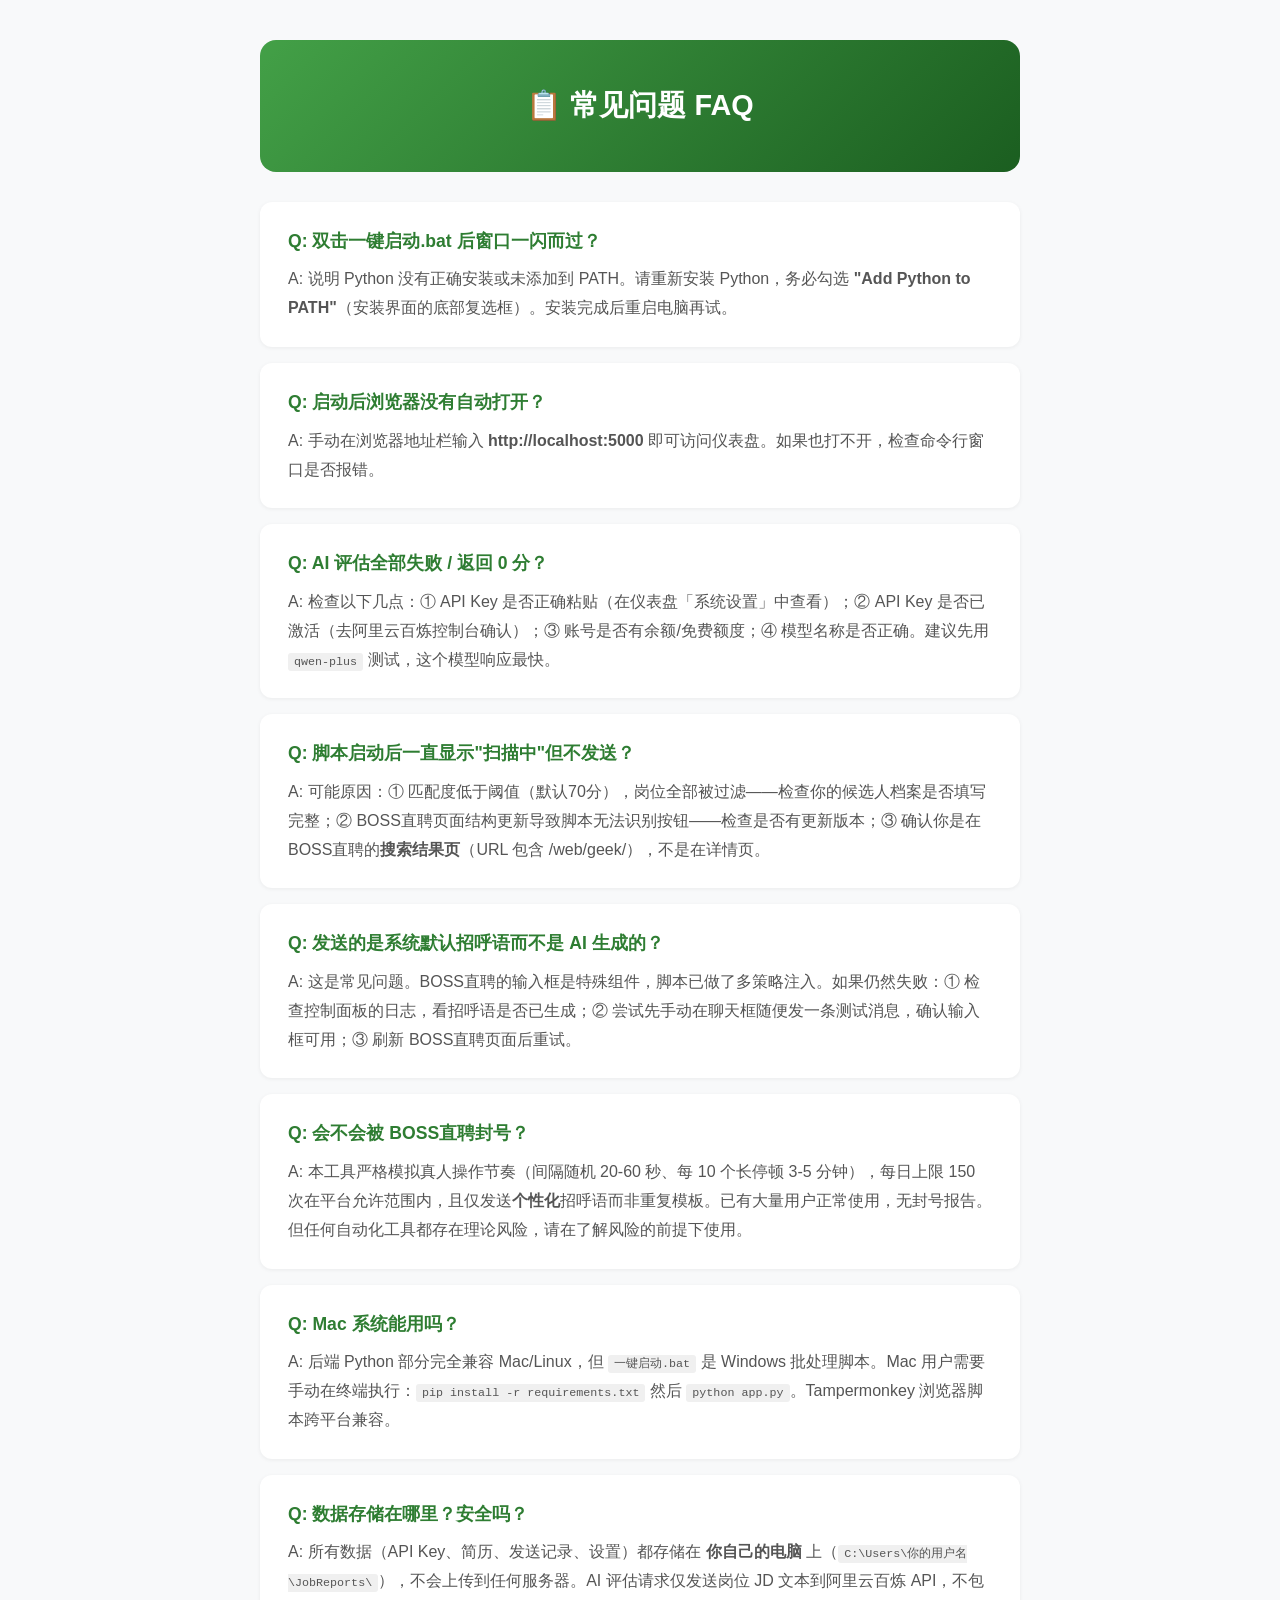
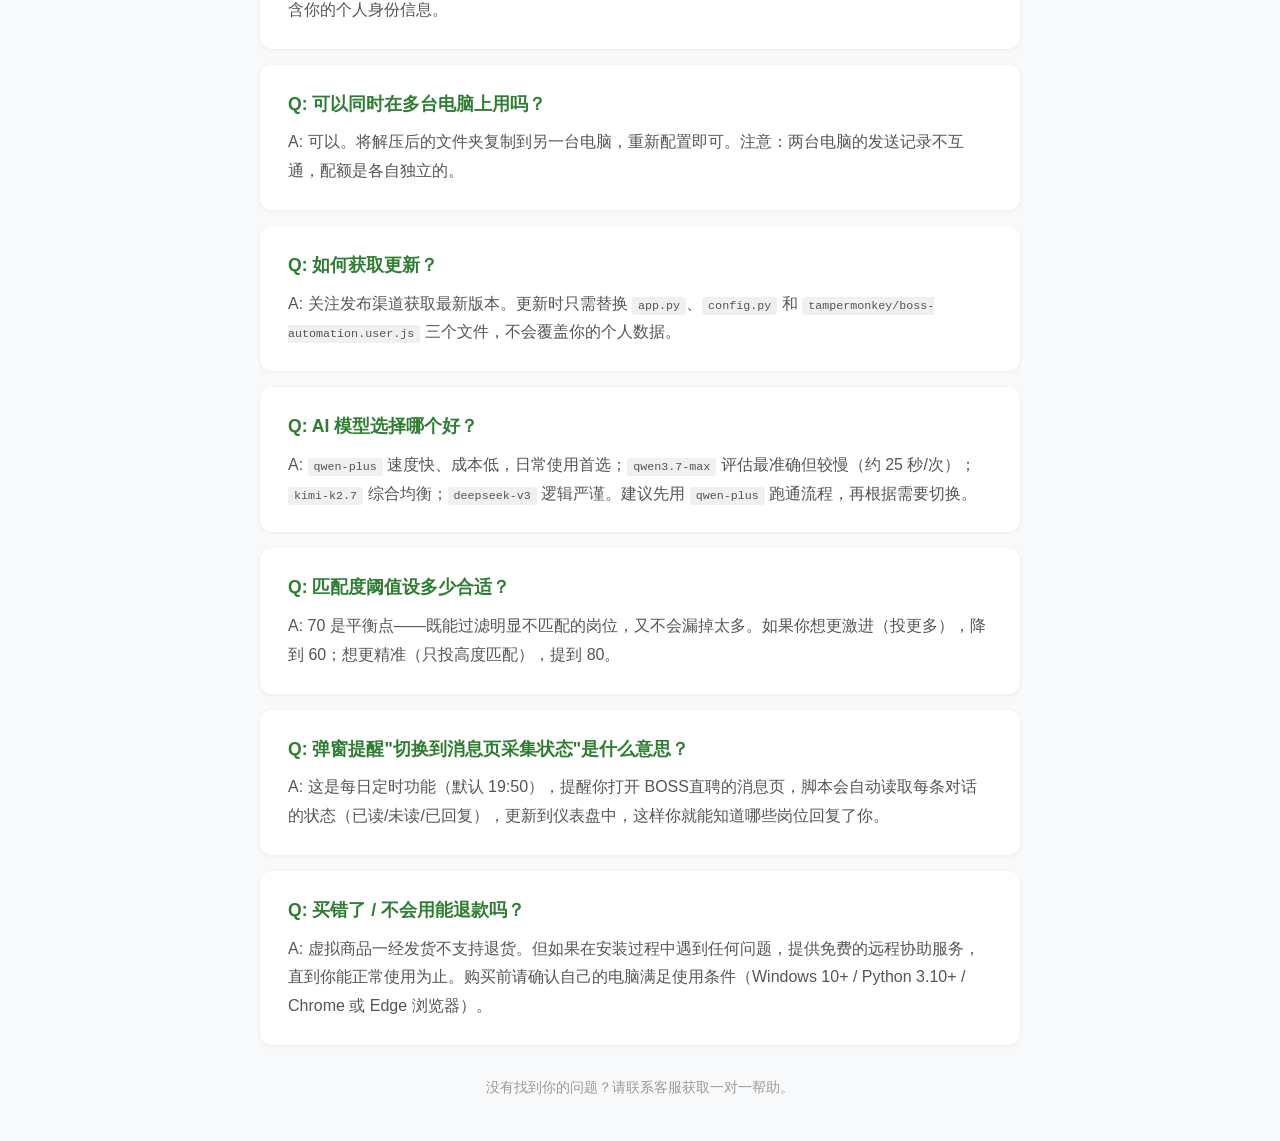
<file: 常见问题.html>
<!DOCTYPE html>
<html lang="zh-CN">
<head>
<meta charset="utf-8">
<meta name="viewport" content="width=device-width, initial-scale=1">
<title>求职自动化系统 - 常见问题</title>
<style>
  * { margin: 0; padding: 0; box-sizing: border-box; }
  body {
    font-family: -apple-system, "Microsoft YaHei", sans-serif;
    line-height: 1.8;
    color: #333;
    max-width: 800px;
    margin: 0 auto;
    padding: 40px 20px;
    background: #f8f9fa;
  }
  .header {
    text-align: center;
    padding: 40px 20px;
    background: linear-gradient(135deg, #43a047 0%, #1b5e20 100%);
    color: white;
    border-radius: 16px;
    margin-bottom: 30px;
  }
  .header h1 { font-size: 1.8em; }
  .qa {
    background: white;
    border-radius: 12px;
    padding: 24px 28px;
    margin-bottom: 16px;
    box-shadow: 0 1px 4px rgba(0,0,0,0.06);
  }
  .qa .q {
    font-size: 1.1em;
    font-weight: 700;
    color: #2e7d32;
    margin-bottom: 8px;
  }
  .qa .q::before { content: "Q: "; }
  .qa .a { color: #555; }
  .qa .a::before { content: "A: "; }
  code {
    background: #f0f0f0;
    padding: 2px 6px;
    border-radius: 3px;
    font-size: 0.9em;
  }
  a { color: #2e7d32; }
  .footer {
    text-align: center;
    color: #999;
    margin-top: 30px;
    font-size: 0.9em;
  }
</style>
</head>
<body>

<div class="header">
  <h1>📋 常见问题 FAQ</h1>
</div>

<div class="qa">
  <p class="q">双击一键启动.bat 后窗口一闪而过？</p>
  <p class="a">说明 Python 没有正确安装或未添加到 PATH。请重新安装 Python，务必勾选 <strong>"Add Python to PATH"</strong>（安装界面的底部复选框）。安装完成后重启电脑再试。</p>
</div>

<div class="qa">
  <p class="q">启动后浏览器没有自动打开？</p>
  <p class="a">手动在浏览器地址栏输入 <strong>http://localhost:5000</strong> 即可访问仪表盘。如果也打不开，检查命令行窗口是否报错。</p>
</div>

<div class="qa">
  <p class="q">AI 评估全部失败 / 返回 0 分？</p>
  <p class="a">检查以下几点：① API Key 是否正确粘贴（在仪表盘「系统设置」中查看）；② API Key 是否已激活（去阿里云百炼控制台确认）；③ 账号是否有余额/免费额度；④ 模型名称是否正确。建议先用 <code>qwen-plus</code> 测试，这个模型响应最快。</p>
</div>

<div class="qa">
  <p class="q">脚本启动后一直显示"扫描中"但不发送？</p>
  <p class="a">可能原因：① 匹配度低于阈值（默认70分），岗位全部被过滤——检查你的候选人档案是否填写完整；② BOSS直聘页面结构更新导致脚本无法识别按钮——检查是否有更新版本；③ 确认你是在 BOSS直聘的<strong>搜索结果页</strong>（URL 包含 /web/geek/），不是在详情页。</p>
</div>

<div class="qa">
  <p class="q">发送的是系统默认招呼语而不是 AI 生成的？</p>
  <p class="a">这是常见问题。BOSS直聘的输入框是特殊组件，脚本已做了多策略注入。如果仍然失败：① 检查控制面板的日志，看招呼语是否已生成；② 尝试先手动在聊天框随便发一条测试消息，确认输入框可用；③ 刷新 BOSS直聘页面后重试。</p>
</div>

<div class="qa">
  <p class="q">会不会被 BOSS直聘封号？</p>
  <p class="a">本工具严格模拟真人操作节奏（间隔随机 20-60 秒、每 10 个长停顿 3-5 分钟），每日上限 150 次在平台允许范围内，且仅发送<strong>个性化</strong>招呼语而非重复模板。已有大量用户正常使用，无封号报告。但任何自动化工具都存在理论风险，请在了解风险的前提下使用。</p>
</div>

<div class="qa">
  <p class="q">Mac 系统能用吗？</p>
  <p class="a">后端 Python 部分完全兼容 Mac/Linux，但 <code>一键启动.bat</code> 是 Windows 批处理脚本。Mac 用户需要手动在终端执行：<code>pip install -r requirements.txt</code> 然后 <code>python app.py</code>。Tampermonkey 浏览器脚本跨平台兼容。</p>
</div>

<div class="qa">
  <p class="q">数据存储在哪里？安全吗？</p>
  <p class="a">所有数据（API Key、简历、发送记录、设置）都存储在 <strong>你自己的电脑</strong> 上（<code>C:\Users\你的用户名\JobReports\</code>），不会上传到任何服务器。AI 评估请求仅发送岗位 JD 文本到阿里云百炼 API，不包含你的个人身份信息。</p>
</div>

<div class="qa">
  <p class="q">可以同时在多台电脑上用吗？</p>
  <p class="a">可以。将解压后的文件夹复制到另一台电脑，重新配置即可。注意：两台电脑的发送记录不互通，配额是各自独立的。</p>
</div>

<div class="qa">
  <p class="q">如何获取更新？</p>
  <p class="a">关注发布渠道获取最新版本。更新时只需替换 <code>app.py</code>、<code>config.py</code> 和 <code>tampermonkey/boss-automation.user.js</code> 三个文件，不会覆盖你的个人数据。</p>
</div>

<div class="qa">
  <p class="q">AI 模型选择哪个好？</p>
  <p class="a"><code>qwen-plus</code> 速度快、成本低，日常使用首选；<code>qwen3.7-max</code> 评估最准确但较慢（约 25 秒/次）；<code>kimi-k2.7</code> 综合均衡；<code>deepseek-v3</code> 逻辑严谨。建议先用 <code>qwen-plus</code> 跑通流程，再根据需要切换。</p>
</div>

<div class="qa">
  <p class="q">匹配度阈值设多少合适？</p>
  <p class="a">70 是平衡点——既能过滤明显不匹配的岗位，又不会漏掉太多。如果你想更激进（投更多），降到 60；想更精准（只投高度匹配），提到 80。</p>
</div>

<div class="qa">
  <p class="q">弹窗提醒"切换到消息页采集状态"是什么意思？</p>
  <p class="a">这是每日定时功能（默认 19:50），提醒你打开 BOSS直聘的消息页，脚本会自动读取每条对话的状态（已读/未读/已回复），更新到仪表盘中，这样你就能知道哪些岗位回复了你。</p>
</div>

<div class="qa">
  <p class="q">买错了 / 不会用能退款吗？</p>
  <p class="a">虚拟商品一经发货不支持退货。但如果在安装过程中遇到任何问题，提供免费的远程协助服务，直到你能正常使用为止。购买前请确认自己的电脑满足使用条件（Windows 10+ / Python 3.10+ / Chrome 或 Edge 浏览器）。</p>
</div>

<div class="footer">
  <p>没有找到你的问题？请联系客服获取一对一帮助。</p>
</div>

</body>
</html>
</file>
